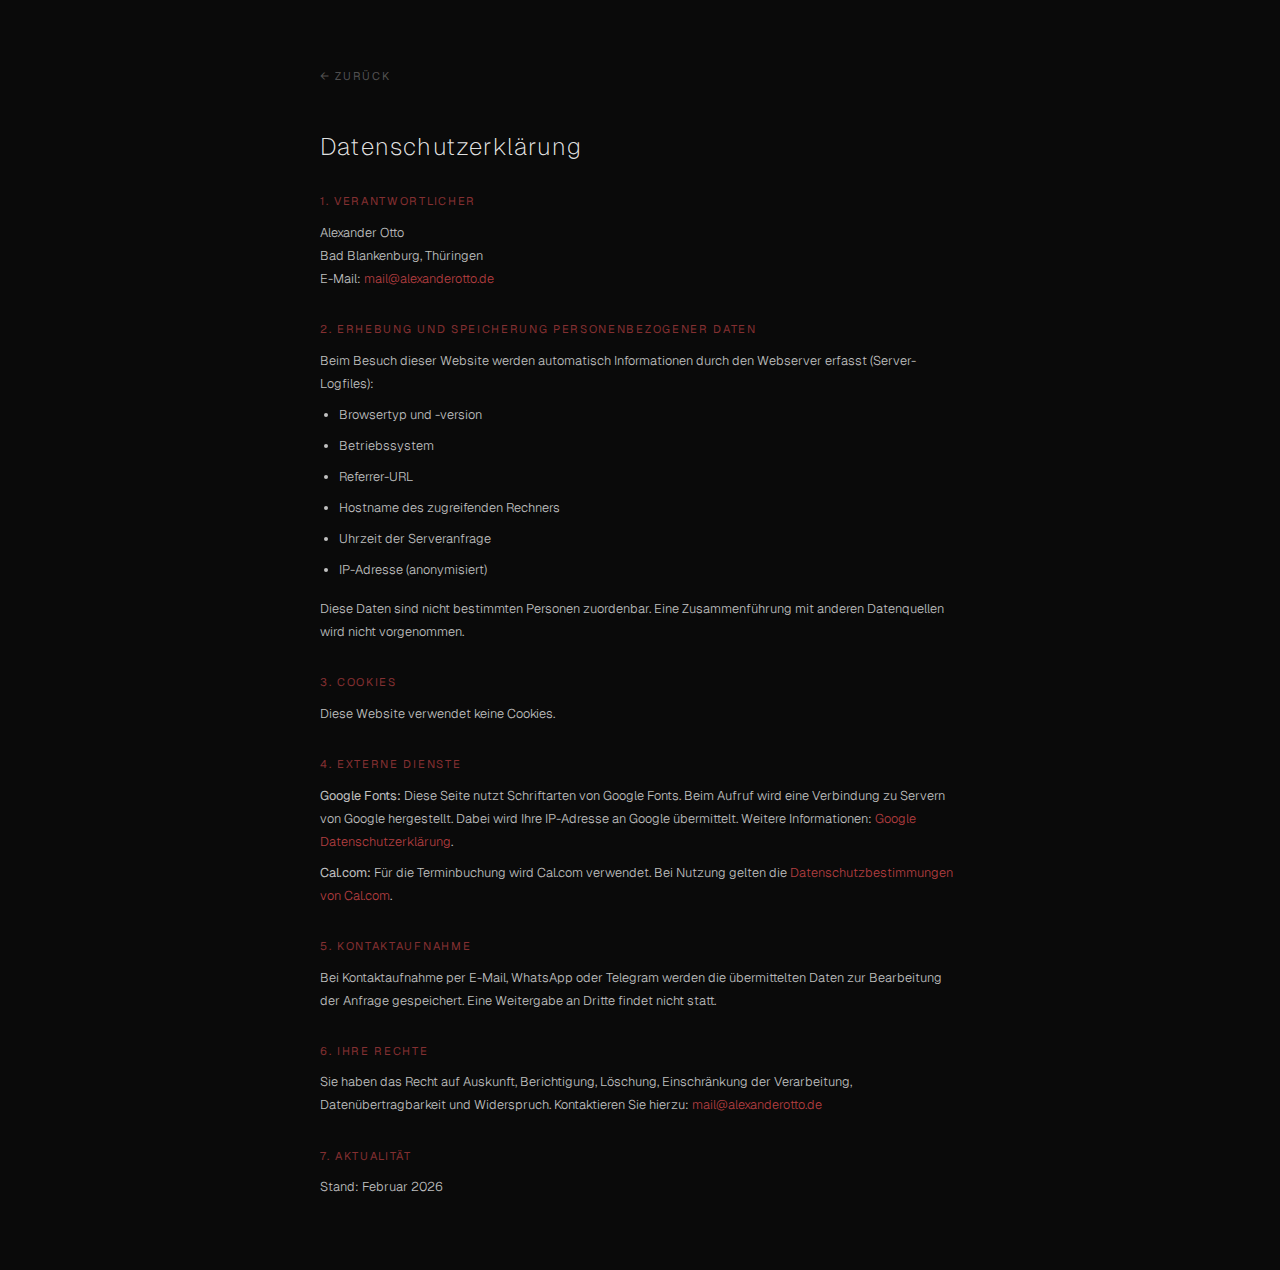
<file: datenschutz.html>
<!DOCTYPE html>
<html lang="de">
<head>
  <meta charset="UTF-8">
  <meta name="viewport" content="width=device-width, initial-scale=1.0">
  <title>Datenschutz — Alexander Otto</title>
  <link rel="preconnect" href="https://fonts.googleapis.com">
  <link rel="preconnect" href="https://fonts.gstatic.com" crossorigin>
  <link href="https://fonts.googleapis.com/css2?family=Geist:wght@100..900&display=swap" rel="stylesheet">
  <style>
    *, *::before, *::after { margin: 0; padding: 0; box-sizing: border-box; }
    body { background: #0a0a0a; color: rgba(255,255,255,0.75); font-family: 'Geist', monospace; min-height: 100vh; padding: 4rem 2rem; }
    .container { max-width: 640px; margin: 0 auto; }
    .back { font-size: 0.7rem; color: rgba(255,255,255,0.3); text-decoration: none; letter-spacing: 0.15em; text-transform: uppercase; display: inline-block; margin-bottom: 3rem; transition: color 0.3s; }
    .back:hover { color: rgba(255,255,255,0.7); }
    h1 { font-size: 1.5rem; font-weight: 200; letter-spacing: 0.05em; margin-bottom: 2rem; color: rgba(255,255,255,0.9); }
    h2 { font-size: 0.7rem; font-weight: 400; letter-spacing: 0.15em; text-transform: uppercase; color: rgba(255,87,90,0.5); margin: 2rem 0 0.8rem; }
    p, li { font-size: 0.8rem; line-height: 1.8; font-weight: 300; margin-bottom: 0.5rem; }
    ul { padding-left: 1.2rem; margin-bottom: 1rem; }
    a { color: rgba(255,87,90,0.7); text-decoration: none; }
    a:hover { color: rgba(255,87,90,1); }
  </style>
</head>
<body>
  <div class="container">
    <a href="/" class="back">← Zurück</a>
    <h1>Datenschutzerklärung</h1>

    <h2>1. Verantwortlicher</h2>
    <p>
      Alexander Otto<br>
      Bad Blankenburg, Thüringen<br>
      E-Mail: <a href="mailto:mail@alexanderotto.de">mail@alexanderotto.de</a>
    </p>

    <h2>2. Erhebung und Speicherung personenbezogener Daten</h2>
    <p>Beim Besuch dieser Website werden automatisch Informationen durch den Webserver erfasst (Server-Logfiles):</p>
    <ul>
      <li>Browsertyp und -version</li>
      <li>Betriebssystem</li>
      <li>Referrer-URL</li>
      <li>Hostname des zugreifenden Rechners</li>
      <li>Uhrzeit der Serveranfrage</li>
      <li>IP-Adresse (anonymisiert)</li>
    </ul>
    <p>Diese Daten sind nicht bestimmten Personen zuordenbar. Eine Zusammenführung mit anderen Datenquellen wird nicht vorgenommen.</p>

    <h2>3. Cookies</h2>
    <p>Diese Website verwendet keine Cookies.</p>

    <h2>4. Externe Dienste</h2>
    <p><strong>Google Fonts:</strong> Diese Seite nutzt Schriftarten von Google Fonts. Beim Aufruf wird eine Verbindung zu Servern von Google hergestellt. Dabei wird Ihre IP-Adresse an Google übermittelt. Weitere Informationen: <a href="https://policies.google.com/privacy" target="_blank">Google Datenschutzerklärung</a>.</p>
    <p><strong>Cal.com:</strong> Für die Terminbuchung wird Cal.com verwendet. Bei Nutzung gelten die <a href="https://cal.com/privacy" target="_blank">Datenschutzbestimmungen von Cal.com</a>.</p>

    <h2>5. Kontaktaufnahme</h2>
    <p>Bei Kontaktaufnahme per E-Mail, WhatsApp oder Telegram werden die übermittelten Daten zur Bearbeitung der Anfrage gespeichert. Eine Weitergabe an Dritte findet nicht statt.</p>

    <h2>6. Ihre Rechte</h2>
    <p>Sie haben das Recht auf Auskunft, Berichtigung, Löschung, Einschränkung der Verarbeitung, Datenübertragbarkeit und Widerspruch. Kontaktieren Sie hierzu: <a href="mailto:mail@alexanderotto.de">mail@alexanderotto.de</a></p>

    <h2>7. Aktualität</h2>
    <p>Stand: Februar 2026</p>
  </div>
</body>
</html>
</file>
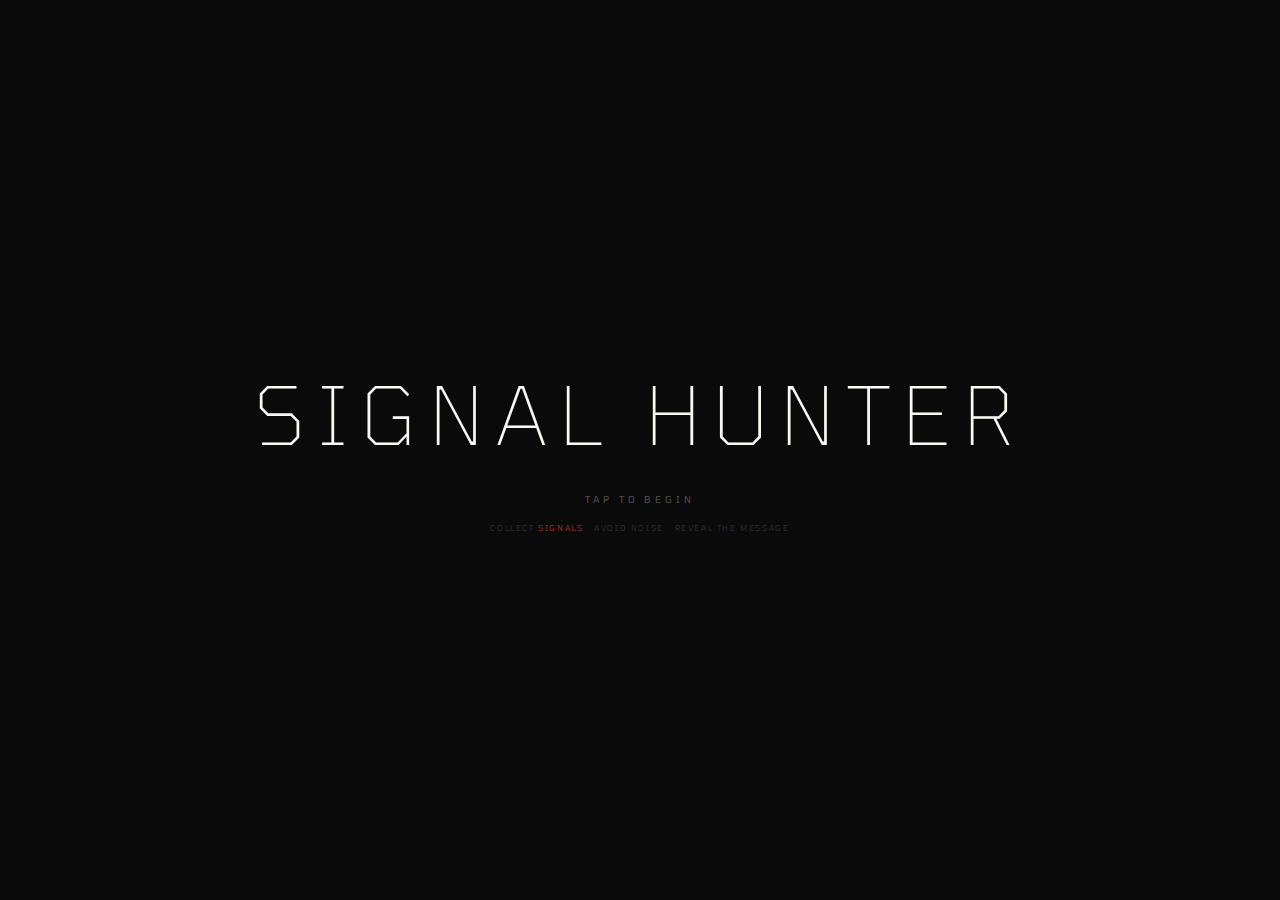
<file: game.html>
<!DOCTYPE html>
<html lang="en">
<head>
<meta charset="UTF-8">
<meta name="viewport" content="width=device-width, initial-scale=1.0, user-scalable=no">
<title>Signal Hunter</title>
<link href="https://fonts.googleapis.com/css2?family=Tomorrow:wght@100;200;300;400;500;600&display=swap" rel="stylesheet">
<style>
*,*::before,*::after{margin:0;padding:0;box-sizing:border-box}
body{background:#0A0A0A;overflow:hidden;font-family:'Tomorrow',sans-serif;color:#F9F8F2;cursor:crosshair;-webkit-tap-highlight-color:transparent;touch-action:none}
canvas{position:fixed;inset:0;z-index:1}
::selection{background:rgba(255,87,90,0.35);color:#fff}

/* Crosshairs */
.crosshair{position:fixed;width:20px;height:20px;z-index:10;pointer-events:none;opacity:0.15}
.crosshair::before,.crosshair::after{content:'';position:absolute;border-color:rgba(249,248,242,0.3)}
.crosshair-tl{top:1.5rem;left:1.5rem}.crosshair-tl::before{top:0;left:0;width:100%;height:100%;border-top:1px solid;border-left:1px solid}
.crosshair-tr{top:1.5rem;right:1.5rem}.crosshair-tr::before{top:0;right:0;width:100%;height:100%;border-top:1px solid;border-right:1px solid}
.crosshair-bl{bottom:1.5rem;left:1.5rem}.crosshair-bl::before{bottom:0;left:0;width:100%;height:100%;border-bottom:1px solid;border-left:1px solid}
.crosshair-br{bottom:1.5rem;right:1.5rem}.crosshair-br::before{bottom:0;right:0;width:100%;height:100%;border-bottom:1px solid;border-right:1px solid}

/* HUD */
.hud{position:fixed;z-index:20;pointer-events:none;font-size:0.55rem;letter-spacing:0.3em;text-transform:uppercase;color:rgba(249,248,242,0.4)}
.hud-score{top:2.5rem;left:2.5rem}
.hud-high{top:2.5rem;right:2.5rem;text-align:right}
.hud-phrase{top:2.5rem;left:50%;transform:translateX(-50%);text-align:center;font-size:0.7rem;letter-spacing:0.4em}
.hud-phrase .revealed{color:#FF575A}
.hud-phrase .hidden-letter{color:rgba(249,248,242,0.08)}
.hud-level{bottom:2.5rem;left:50%;transform:translateX(-50%);font-size:0.45rem;color:rgba(255,87,90,0.3)}

/* Back link */
.back-link{position:fixed;bottom:2.5rem;left:2.5rem;z-index:30;font-size:0.5rem;letter-spacing:0.2em;text-transform:uppercase;color:rgba(249,248,242,0.25);text-decoration:none;transition:color 0.3s}
.back-link:hover{color:#FF575A}

/* Start Screen */
.start-screen{position:fixed;inset:0;z-index:50;display:flex;flex-direction:column;align-items:center;justify-content:center;background:#0A0A0A;transition:opacity 0.8s ease}
.start-screen.hidden{opacity:0;pointer-events:none}
.start-title{font-size:clamp(2rem,8vw,5rem);font-weight:200;letter-spacing:0.15em;animation:title-glitch 4s ease-in-out infinite}
.start-sub{font-size:0.6rem;letter-spacing:0.4em;color:rgba(249,248,242,0.3);margin-top:2rem;text-transform:uppercase;animation:pulse 2s ease-in-out infinite}
.start-desc{font-size:0.5rem;letter-spacing:0.2em;color:rgba(249,248,242,0.15);margin-top:1rem;text-transform:uppercase;max-width:300px;text-align:center;line-height:1.8}
.start-desc span{color:rgba(255,87,90,0.5)}

@keyframes title-glitch{
  0%,90%,100%{text-shadow:none;transform:translate(0)}
  92%{text-shadow:-2px 0 #FF575A,2px 0 #7B8CFF;transform:translate(-1px,1px)}
  94%{text-shadow:2px 0 #FF575A,-2px 0 #7B8CFF;transform:translate(1px,-1px)}
  96%{text-shadow:-1px 1px #FF575A,1px -1px #7B8CFF;transform:translate(0)}
  98%{text-shadow:none}
}
@keyframes pulse{0%,100%{opacity:0.3}50%{opacity:0.7}}

/* Glitch overlay */
.glitch-overlay{position:fixed;inset:0;z-index:40;pointer-events:none;opacity:0;mix-blend-mode:screen}

/* Combo */
.combo-text{position:fixed;z-index:25;font-size:0.7rem;letter-spacing:0.2em;color:#FF575A;pointer-events:none;opacity:0;transition:none;text-shadow:0 0 10px rgba(255,87,90,0.4)}

@media(max-width:600px){
  .hud{font-size:0.45rem}
  .hud-phrase{font-size:0.55rem}
  .crosshair{display:none}
}
</style>
</head>
<body>

<div class="crosshair crosshair-tl"></div>
<div class="crosshair crosshair-tr"></div>
<div class="crosshair crosshair-bl"></div>
<div class="crosshair crosshair-br"></div>

<div class="hud hud-score" id="hud-score">SIGNALS ◈ 0</div>
<div class="hud hud-high" id="hud-high">BEST ◈ 0</div>
<div class="hud hud-phrase" id="hud-phrase"></div>
<div class="hud hud-level" id="hud-level">WAVE 1</div>

<a href="index.html" class="back-link">← BACK</a>

<div class="start-screen" id="start-screen">
  <div class="start-title">SIGNAL HUNTER</div>
  <div class="start-sub">Tap to begin</div>
  <div class="start-desc">Collect <span>signals</span> · Avoid noise · Reveal the message</div>
</div>

<canvas id="game-canvas"></canvas>

<script>
(function(){
  var canvas = document.getElementById('game-canvas');
  var ctx = canvas.getContext('2d');
  var W, H, dpr;
  var started = false;
  var score = 0;
  var highScore = parseInt(localStorage.getItem('signal-hunter-high') || '0');
  var particles = [];
  var bursts = [];
  var stars = [];
  var trail = [];
  var STAR_COUNT = 120;
  var MAX_PARTICLES = 80;
  var spawnRate = 1.2;
  var noiseRatio = 0.35;
  var wave = 1;
  var waveTimer = 0;
  var glitchTimer = 0;
  var shakeX = 0, shakeY = 0;
  var combo = 0;
  var comboTexts = [];
  var mouseX = 0, mouseY = 0;

  var phrases = [
    'TRANSFORMATION RUNNING',
    'FROM NOISE TO SIGNAL',
    'CLARITY EMERGES',
    'PATTERNS FOUND',
    'CHOOSE YOUR ORBIT',
    'TURNING NOISE INTO DIRECTION',
    'THE SIGNAL IS YOU'
  ];
  var phraseIdx = 0;
  var revealedCount = 0;

  var hudScore = document.getElementById('hud-score');
  var hudHigh = document.getElementById('hud-high');
  var hudPhrase = document.getElementById('hud-phrase');
  var hudLevel = document.getElementById('hud-level');
  var startScreen = document.getElementById('start-screen');

  // Audio
  var audioCtx;
  function getAudio() {
    if (!audioCtx) audioCtx = new (window.AudioContext || window.webkitAudioContext)();
    return audioCtx;
  }
  function playPing() {
    try {
      var a = getAudio(), o = a.createOscillator(), g = a.createGain();
      o.type = 'sine'; o.frequency.value = 880 + Math.random() * 200;
      g.gain.setValueAtTime(0.08, a.currentTime);
      g.gain.exponentialDecayToValueAtTime ? g.gain.exponentialDecayToValueAtTime(0.001, a.currentTime + 0.12) : g.gain.exponentialRampToValueAtTime(0.001, a.currentTime + 0.12);
      o.connect(g); g.connect(a.destination);
      o.start(); o.stop(a.currentTime + 0.12);
    } catch(e){}
  }
  function playBuzz() {
    try {
      var a = getAudio(), o = a.createOscillator(), g = a.createGain();
      o.type = 'sawtooth'; o.frequency.value = 110;
      g.gain.setValueAtTime(0.06, a.currentTime);
      g.gain.exponentialRampToValueAtTime(0.001, a.currentTime + 0.2);
      o.connect(g); g.connect(a.destination);
      o.start(); o.stop(a.currentTime + 0.2);
    } catch(e){}
  }
  function playClick() {
    try {
      var a = getAudio(), buf = a.createBuffer(1, a.sampleRate * 0.04, a.sampleRate);
      var d = buf.getChannelData(0);
      for (var i = 0; i < d.length; i++) d[i] = (Math.random() * 2 - 1) * Math.pow(1 - i / d.length, 3);
      var s = a.createBufferSource(), g = a.createGain();
      s.buffer = buf; g.gain.value = 0.04;
      s.connect(g); g.connect(a.destination);
      s.start();
    } catch(e){}
  }

  function resize() {
    dpr = Math.min(window.devicePixelRatio || 1, 2);
    W = window.innerWidth; H = window.innerHeight;
    canvas.width = W * dpr; canvas.height = H * dpr;
    canvas.style.width = W + 'px'; canvas.style.height = H + 'px';
    ctx.setTransform(dpr, 0, 0, dpr, 0, 0);
  }

  function createStars() {
    stars = [];
    for (var i = 0; i < STAR_COUNT; i++) {
      stars.push({ x: Math.random() * W, y: Math.random() * H, r: Math.random() * 0.8 + 0.2, o: Math.random() * 0.3 + 0.05, phase: Math.random() * Math.PI * 2, speed: Math.random() * 0.005 + 0.002 });
    }
  }

  function spawnParticle() {
    if (particles.length >= MAX_PARTICLES) return;
    var isNoise = Math.random() < noiseRatio;
    var side = Math.floor(Math.random() * 4);
    var x, y, vx, vy;
    var sp = 0.3 + Math.random() * 0.5 + wave * 0.05;
    if (side === 0) { x = -10; y = Math.random() * H; vx = sp; vy = (Math.random() - 0.5) * sp; }
    else if (side === 1) { x = W + 10; y = Math.random() * H; vx = -sp; vy = (Math.random() - 0.5) * sp; }
    else if (side === 2) { x = Math.random() * W; y = -10; vy = sp; vx = (Math.random() - 0.5) * sp; }
    else { x = Math.random() * W; y = H + 10; vy = -sp; vx = (Math.random() - 0.5) * sp; }
    particles.push({
      x: x, y: y, vx: vx, vy: vy,
      r: isNoise ? 3 + Math.random() * 2 : 4 + Math.random() * 3,
      isNoise: isNoise,
      life: 1,
      jitter: isNoise ? 0.8 : 0,
      glow: isNoise ? 0 : 0.6 + Math.random() * 0.4
    });
  }

  function createBurst(x, y, color, count) {
    for (var i = 0; i < count; i++) {
      var angle = Math.random() * Math.PI * 2;
      var speed = 1 + Math.random() * 3;
      bursts.push({ x: x, y: y, vx: Math.cos(angle) * speed, vy: Math.sin(angle) * speed, r: 1 + Math.random() * 2, life: 1, color: color });
    }
  }

  function updatePhrase() {
    var phrase = phrases[phraseIdx];
    var html = '';
    for (var i = 0; i < phrase.length; i++) {
      if (phrase[i] === ' ') html += ' ';
      else if (i < revealedCount) html += '<span class="revealed">' + phrase[i] + '</span>';
      else html += '<span class="hidden-letter">' + phrase[i] + '</span>';
    }
    hudPhrase.innerHTML = html;
  }

  function hitParticle(px, py) {
    var closest = null, closestDist = Infinity;
    for (var i = 0; i < particles.length; i++) {
      var p = particles[i];
      var dx = px - p.x, dy = py - p.y;
      var dist = Math.sqrt(dx * dx + dy * dy);
      var hitR = p.r + 20;
      if (dist < hitR && dist < closestDist) {
        closest = i; closestDist = dist;
      }
    }
    if (closest === null) return;
    var p = particles[closest];
    particles.splice(closest, 1);

    if (!p.isNoise) {
      // Signal hit
      score++;
      combo++;
      playPing();
      createBurst(p.x, p.y, '#FF575A', 12);
      var phrase = phrases[phraseIdx];
      var realLen = phrase.replace(/ /g, '').length;
      if (revealedCount < phrase.length) {
        revealedCount++;
        while (revealedCount < phrase.length && phrase[revealedCount - 1] === ' ') revealedCount++;
        playClick();
      }
      if (revealedCount >= phrase.length) {
        // Phrase complete
        createBurst(W / 2, H / 2, '#7B8CFF', 30);
        createBurst(W / 2, H / 2, '#FF575A', 30);
        setTimeout(function() {
          phraseIdx = (phraseIdx + 1) % phrases.length;
          revealedCount = 0;
          updatePhrase();
        }, 1500);
      }
      if (combo >= 5 && combo % 5 === 0) {
        comboTexts.push({ x: px, y: py - 20, text: combo + 'x COMBO', life: 1 });
      }
      updatePhrase();
    } else {
      // Noise hit
      score = Math.max(0, score - 2);
      combo = 0;
      playBuzz();
      glitchTimer = 0.2;
      createBurst(p.x, p.y, 'rgba(255,255,255,0.3)', 6);
    }
    hudScore.textContent = 'SIGNALS ◈ ' + score;
    if (score > highScore) {
      highScore = score;
      localStorage.setItem('signal-hunter-high', String(highScore));
    }
    hudHigh.textContent = 'BEST ◈ ' + highScore;
  }

  function handleInput(e) {
    e.preventDefault();
    if (!started) {
      started = true;
      startScreen.classList.add('hidden');
      updatePhrase();
      return;
    }
    var x, y;
    if (e.touches) { x = e.touches[0].clientX; y = e.touches[0].clientY; }
    else { x = e.clientX; y = e.clientY; }
    hitParticle(x, y);
  }

  canvas.addEventListener('click', handleInput);
  canvas.addEventListener('touchstart', handleInput, { passive: false });
  window.addEventListener('mousemove', function(e) { mouseX = e.clientX; mouseY = e.clientY; });
  window.addEventListener('touchmove', function(e) { if (e.touches.length) { mouseX = e.touches[0].clientX; mouseY = e.touches[0].clientY; } }, { passive: true });

  var lastTime = 0;
  var spawnAccum = 0;

  function draw(time) {
    var dt = Math.min((time - lastTime) / 1000, 0.05);
    lastTime = time;

    // Shake
    if (glitchTimer > 0) {
      glitchTimer -= dt;
      shakeX = (Math.random() - 0.5) * 6;
      shakeY = (Math.random() - 0.5) * 6;
    } else { shakeX = 0; shakeY = 0; }

    ctx.save();
    ctx.translate(shakeX, shakeY);
    ctx.clearRect(-10, -10, W + 20, H + 20);

    // Stars
    for (var i = 0; i < stars.length; i++) {
      var s = stars[i];
      var twinkle = Math.sin(time * 0.001 * s.speed + s.phase) * 0.3 + 0.7;
      ctx.beginPath();
      ctx.arc(s.x, s.y, s.r, 0, Math.PI * 2);
      ctx.fillStyle = 'rgba(249,248,242,' + (s.o * twinkle) + ')';
      ctx.fill();
    }

    // Trail
    trail.push({ x: mouseX, y: mouseY, life: 1 });
    if (trail.length > 15) trail.shift();
    for (var i = 0; i < trail.length; i++) {
      var t = trail[i];
      t.life -= dt * 3;
      if (t.life > 0) {
        ctx.beginPath();
        ctx.arc(t.x, t.y, 1.5 * t.life, 0, Math.PI * 2);
        ctx.fillStyle = 'rgba(255,87,90,' + (t.life * 0.2) + ')';
        ctx.fill();
      }
    }
    trail = trail.filter(function(t) { return t.life > 0; });

    if (!started) { ctx.restore(); requestAnimationFrame(draw); return; }

    // Spawn
    spawnAccum += dt * spawnRate;
    while (spawnAccum >= 1) { spawnParticle(); spawnAccum--; }

    // Wave timer
    waveTimer += dt;
    if (waveTimer > 20) {
      waveTimer = 0;
      wave++;
      noiseRatio = Math.min(0.6, 0.35 + wave * 0.03);
      spawnRate = Math.min(3, 1.2 + wave * 0.15);
      hudLevel.textContent = 'WAVE ' + wave;
    }

    // Particles
    for (var i = particles.length - 1; i >= 0; i--) {
      var p = particles[i];
      p.x += p.vx + (Math.random() - 0.5) * p.jitter;
      p.y += p.vy + (Math.random() - 0.5) * p.jitter;

      // Remove offscreen
      if (p.x < -50 || p.x > W + 50 || p.y < -50 || p.y > H + 50) {
        particles.splice(i, 1); continue;
      }

      if (!p.isNoise) {
        // Signal — coral glow
        ctx.save();
        ctx.beginPath();
        ctx.arc(p.x, p.y, p.r + 8, 0, Math.PI * 2);
        ctx.fillStyle = 'rgba(255,87,90,' + (p.glow * 0.08) + ')';
        ctx.fill();
        ctx.beginPath();
        ctx.arc(p.x, p.y, p.r, 0, Math.PI * 2);
        ctx.fillStyle = 'rgba(255,87,90,' + (0.7 + Math.sin(time * 0.003) * 0.15) + ')';
        ctx.fill();
        ctx.restore();
      } else {
        // Noise — grey, flickering
        var flicker = 0.1 + Math.random() * 0.08;
        ctx.beginPath();
        ctx.arc(p.x, p.y, p.r, 0, Math.PI * 2);
        ctx.fillStyle = 'rgba(255,255,255,' + flicker + ')';
        ctx.fill();
      }
    }

    // Bursts
    for (var i = bursts.length - 1; i >= 0; i--) {
      var b = bursts[i];
      b.x += b.vx; b.y += b.vy;
      b.life -= dt * 2.5;
      b.vx *= 0.97; b.vy *= 0.97;
      if (b.life <= 0) { bursts.splice(i, 1); continue; }
      ctx.beginPath();
      ctx.arc(b.x, b.y, b.r * b.life, 0, Math.PI * 2);
      ctx.fillStyle = b.color.indexOf('rgba') >= 0 ? b.color : b.color.replace(')', ',' + b.life + ')').replace('rgb', 'rgba');
      if (b.color[0] === '#') {
        var alpha = b.life;
        if (b.color === '#FF575A') ctx.fillStyle = 'rgba(255,87,90,' + alpha + ')';
        else if (b.color === '#7B8CFF') ctx.fillStyle = 'rgba(123,140,255,' + alpha + ')';
        else ctx.fillStyle = 'rgba(255,255,255,' + alpha * 0.3 + ')';
      }
      ctx.fill();
    }

    // Combo texts
    for (var i = comboTexts.length - 1; i >= 0; i--) {
      var c = comboTexts[i];
      c.life -= dt;
      c.y -= 30 * dt;
      if (c.life <= 0) { comboTexts.splice(i, 1); continue; }
      ctx.font = '500 0.7rem Tomorrow';
      ctx.fillStyle = 'rgba(255,87,90,' + c.life + ')';
      ctx.textAlign = 'center';
      ctx.fillText(c.text, c.x, c.y);
    }

    // Glitch RGB split
    if (glitchTimer > 0) {
      ctx.save();
      ctx.globalCompositeOperation = 'lighter';
      ctx.globalAlpha = 0.08;
      ctx.drawImage(canvas, -3 * dpr, 0);
      ctx.drawImage(canvas, 3 * dpr, 0);
      ctx.restore();
    }

    ctx.restore();
    requestAnimationFrame(draw);
  }

  function init() {
    resize();
    createStars();
    hudHigh.textContent = 'BEST ◈ ' + highScore;
    requestAnimationFrame(draw);
  }

  window.addEventListener('resize', function() { resize(); createStars(); });
  init();
})();
</script>
</body>
</html>
</file>
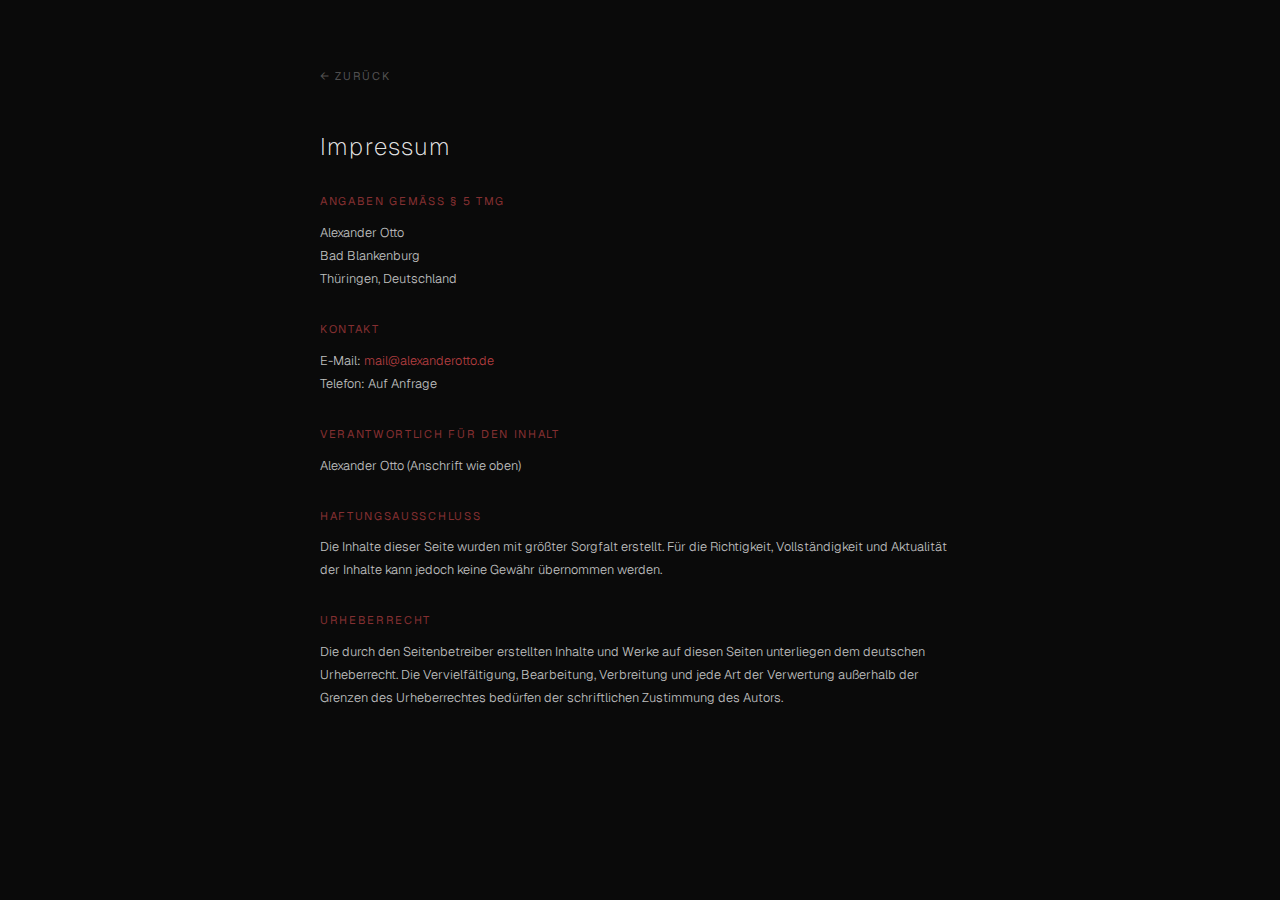
<file: impressum.html>
<!DOCTYPE html>
<html lang="de">
<head>
  <meta charset="UTF-8">
  <meta name="viewport" content="width=device-width, initial-scale=1.0">
  <title>Impressum — Alexander Otto</title>
  <link rel="preconnect" href="https://fonts.googleapis.com">
  <link rel="preconnect" href="https://fonts.gstatic.com" crossorigin>
  <link href="https://fonts.googleapis.com/css2?family=Geist:wght@100..900&display=swap" rel="stylesheet">
  <style>
    *, *::before, *::after { margin: 0; padding: 0; box-sizing: border-box; }
    body { background: #0a0a0a; color: rgba(255,255,255,0.75); font-family: 'Geist', monospace; min-height: 100vh; padding: 4rem 2rem; }
    .container { max-width: 640px; margin: 0 auto; }
    .back { font-size: 0.7rem; color: rgba(255,255,255,0.3); text-decoration: none; letter-spacing: 0.15em; text-transform: uppercase; display: inline-block; margin-bottom: 3rem; transition: color 0.3s; }
    .back:hover { color: rgba(255,255,255,0.7); }
    h1 { font-size: 1.5rem; font-weight: 200; letter-spacing: 0.05em; margin-bottom: 2rem; color: rgba(255,255,255,0.9); }
    h2 { font-size: 0.7rem; font-weight: 400; letter-spacing: 0.15em; text-transform: uppercase; color: rgba(255,87,90,0.5); margin: 2rem 0 0.8rem; }
    p, li { font-size: 0.8rem; line-height: 1.8; font-weight: 300; margin-bottom: 0.5rem; }
    a { color: rgba(255,87,90,0.7); text-decoration: none; }
    a:hover { color: rgba(255,87,90,1); }
  </style>
</head>
<body>
  <div class="container">
    <a href="/" class="back">← Zurück</a>
    <h1>Impressum</h1>

    <h2>Angaben gemäß § 5 TMG</h2>
    <p>
      Alexander Otto<br>
      Bad Blankenburg<br>
      Thüringen, Deutschland
    </p>

    <h2>Kontakt</h2>
    <p>
      E-Mail: <a href="mailto:mail@alexanderotto.de">mail@alexanderotto.de</a><br>
      Telefon: Auf Anfrage
    </p>

    <h2>Verantwortlich für den Inhalt</h2>
    <p>Alexander Otto (Anschrift wie oben)</p>

    <h2>Haftungsausschluss</h2>
    <p>Die Inhalte dieser Seite wurden mit größter Sorgfalt erstellt. Für die Richtigkeit, Vollständigkeit und Aktualität der Inhalte kann jedoch keine Gewähr übernommen werden.</p>

    <h2>Urheberrecht</h2>
    <p>Die durch den Seitenbetreiber erstellten Inhalte und Werke auf diesen Seiten unterliegen dem deutschen Urheberrecht. Die Vervielfältigung, Bearbeitung, Verbreitung und jede Art der Verwertung außerhalb der Grenzen des Urheberrechtes bedürfen der schriftlichen Zustimmung des Autors.</p>
  </div>
</body>
</html>
</file>
